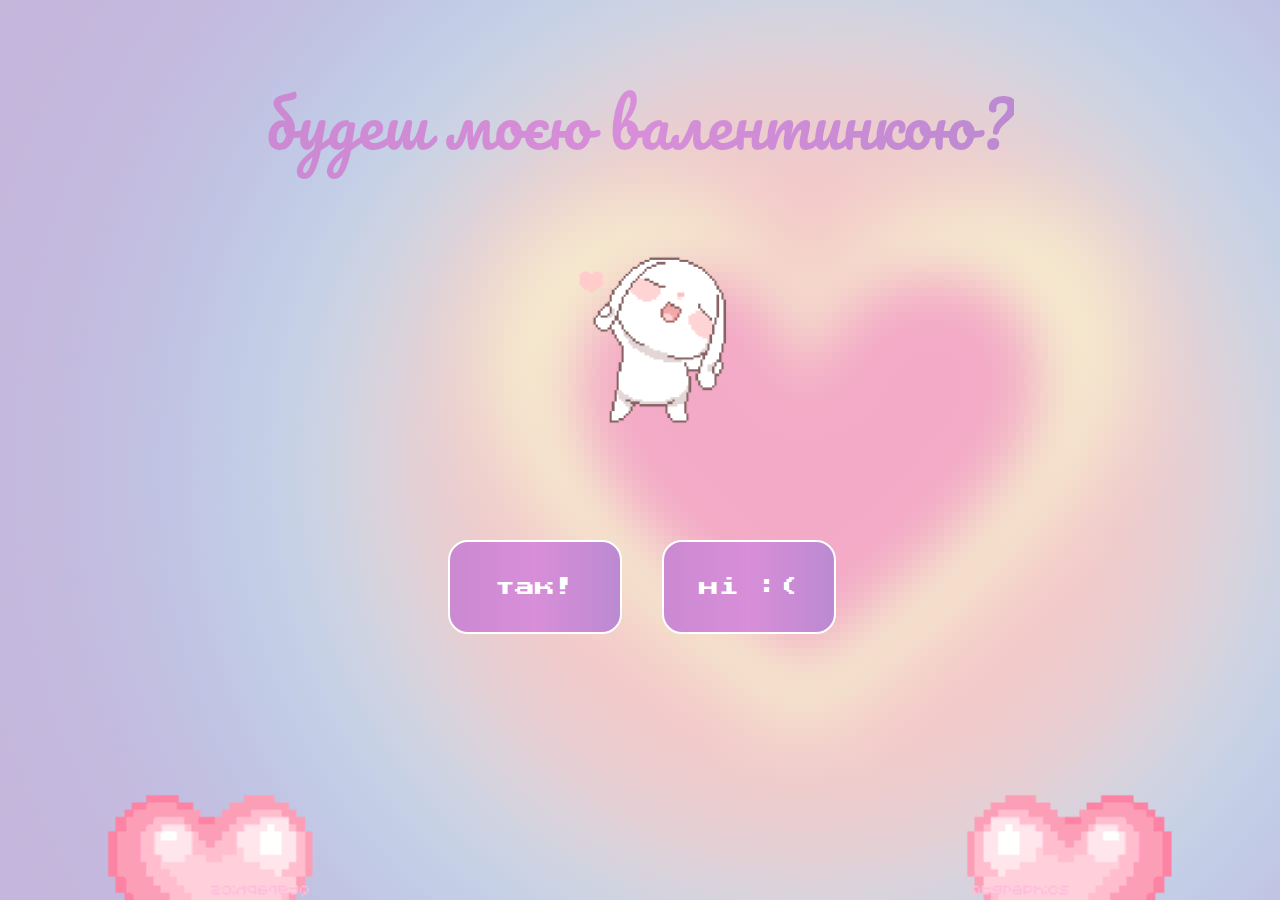
<file: index.html>
<!DOCTYPE html>
<html lang="en">
<head>
    <meta charset="UTF-8">
    <meta name="viewport" content="width=device-width, initial-scale=1.0">
    <title><3</title>
    <link rel="icon" type="image/x-icon" href="./images/hearts.ico" />
    <link rel="stylesheet" href="./style.css" />
    <link rel="preconnect" href="https://fonts.googleapis.com">
    <link rel="preconnect" href="https://fonts.gstatic.com" crossorigin>
    <link href="https://fonts.googleapis.com/css2?family=Caveat&family=Libre+Baskerville&family=Pacifico&family=Quicksand&family=Rubik+Vinyl&display=swap" rel="stylesheet">
    <link rel="preconnect" href="https://fonts.googleapis.com">
    <link rel="preconnect" href="https://fonts.gstatic.com" crossorigin>
    <link href="https://fonts.googleapis.com/css2?family=Caveat&family=Libre+Baskerville&family=Pacifico&family=Press+Start+2P&family=Quicksand&family=Rubik+Spray+Paint&family=Rubik+Vinyl&display=swap" rel="stylesheet">
</head>
<body>
    <div class="container">
        <p>будеш  моєю  валентинкою?</p>
        <img src="./images/hearts.gif" class="hearts1"/>
        <img src="./images/gif1.gif" class="gif" />
        <img src="./images/hearts.gif" class="hearts2"/>
        <a id="yes" href="./letter.html">
            <span>
                так!
            </span>
        </a>
        <a href="#" id="no">
            <span>
                ні :(
            </span>
        </a>
    </div>
    <script src="./script.js"></script>
</body>
</html>
</file>
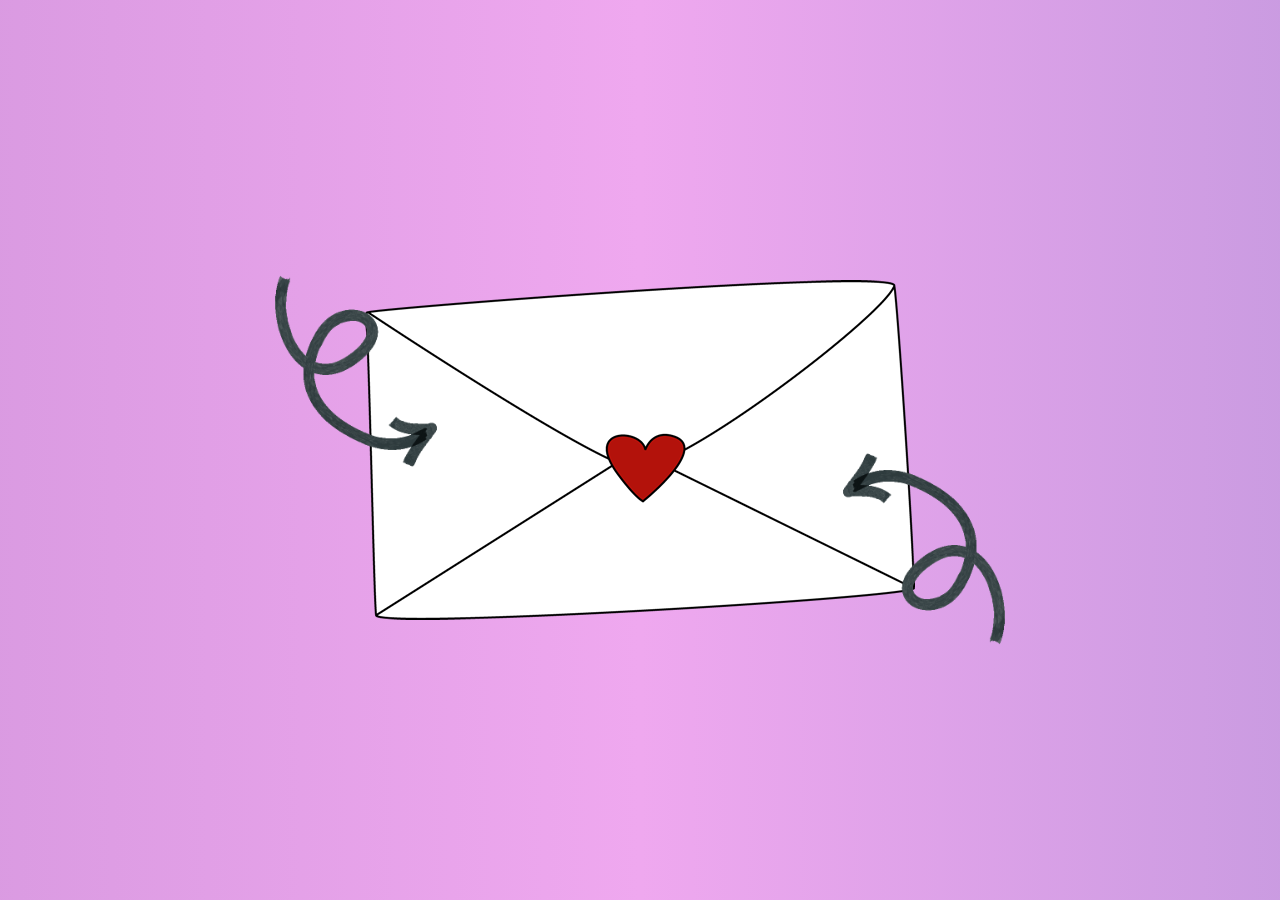
<file: letter.html>
<!DOCTYPE html>
<html lang="en">
<head>
    <meta charset="UTF-8">
    <meta name="viewport" content="width=device-width, initial-scale=1.0">
    <title><3</title>
    <link rel="stylesheet" href="./style.css" />
    <link rel="icon" type="image/x-icon" href="./images/hearts.ico" />
    <link rel="preconnect" href="https://fonts.googleapis.com">
    <link rel="preconnect" href="https://fonts.gstatic.com" crossorigin>
    <link href="https://fonts.googleapis.com/css2?family=Caveat:wght@400..700&display=swap" rel="stylesheet">
</head>
<body>
    <div class="wrapper">
        <img id="arrow1" src="./images/arrow.gif" />
        <img id="arrow2" src="./images/arrow.gif" />
        <img id="letter" src="./images/letter.png" />
        <img id="background1" src="./images/floating-hearts.gif" />
        <img id="background2" src="./images/floating-hearts.gif" />
        <div id="letter-wrapper">
            <img id="letter-place" src="./images/letter-place.png" />
            <p>
                ну що, мій найулюбленіший в світі хлопчик, я вітаю тебе з 
                днем Святого Валентина!! це вперше, коли цей день означає 
                для мене щось більше ніж день народження і це, хоч і нове, 
                але справді прекрасне відчуття!!! я не знаю навіть чому бути 
                вдячною за те, що ти з'явився в моєму житті, можливо це та сама 
                доля, або просто звичайна випадковість, але в будь-якому випадку, 
                я безмежно щаслива, що зустріла тебе, і тепер уже майже пів року 
                ми з тобою є чимось набагато більшим ніж знайомі чи друзі :) ти 
                перша в моєму житті людина, в яку я так сильно закохалась і яка 
                показала мені, як це прекрасно - щиро любити когось і отримувати 
                те саме взамін. я люблю в тобі абсолютно все: починаючи від твоїх 
                нереально гарних очей і закінчуючи твоїм неперевершеним почуттям 
                гумору!!! ти насправді просто чудова і дууже цікава людина з 
                нескінченним списком прекрасних рис, і мені просто не віриться, 
                що саме ТИ мій хлопець ♡ ти кожного дня показуєш мені, що то таке - 
                ті самі здорові стосунки, і я дуже рада, що ми можемо разом 
                самовдосконалюватись і розвиватись, тим самим по-трошечку будуючи 
                наші стосунки і зміцнюючи їх з кожним днем. я готова заприсягтись, 
                що я роблю і буду продовжувати робити все можливе, щоб у нас з тобою 
                все було чудово і зараз, і через рік, і в далекій старості, бо ти та 
                сама людина, з якою я хочу бути раз і назавжди на все життя, і в яку 
                з кожним днем я закохуюсь все сильніше і сильніше!!!
                тому ще раз зі святом тебе!
                я люблю тебе дуже дуже сильно!!!
                і цьом!
            </p>
        </div>
    </div>
    <script src="./letterScript.js"></script>
</body>
</html>
</file>
<file: style.css>
body {
    margin: 0;
    padding: 0;
}

.container {
    display: flex;
    flex-direction: column;
    align-items: center;
    width: 100%;
    height: 100vh;
    background-image: url(./images/background.jpg);
    background-size: cover;
}

.container p {
    font-family: "Pacifico", cursive;
    font-weight: 400;
    font-style: normal;
    font-size: 65px;
    background-image: linear-gradient(to right, rgb(177, 128, 199), rgb(216, 142, 216), rgb(130, 130, 198));
    -webkit-background-clip: text;
    background-clip: text;
    color: transparent;
    background-size: 300%;
    background-position: -100%;
    animation: changingColors 4s infinite alternate-reverse;
}


@keyframes changingColors {
    from {
        background-position: 5%;
    }

    to {
        background-position: 100%;
    }
}

.gif {
    height: 200px;
    position: absolute;
    top: 25%;
}

.hearts1 {
    height: 100vh;
    position: absolute;
    left: 75%;
}

.hearts2 {
    transform: scaleX(-1);
    height: 100vh;
    position: absolute;
    right: 75%;
}

a {
    position: absolute;
    text-decoration: none;
    transition: left 0.5s, top 0.5s;
    width: 170px;
    height: 90px;
}

#yes {
    top: 60%;
    left: 35%;
}

#no {
    top: 60%;
    right: 35%;
}

span {
    width: 100%;
    height: 100%;
    border: 2px solid white;
    background-image: linear-gradient(to right, rgb(177, 128, 199), rgb(216, 142, 216), rgb(130, 130, 198));
    background-size: 300%;
    background-position: -100%;
    animation: changingColors 4s infinite alternate-reverse;
    border-radius: 20px;
    color: white;
    display: flex;
    justify-content: center;
    align-items: center;
    font-family: "Press Start 2P", system-ui;
    font-weight: 400;
    font-style: normal;
    font-size: 20px;
}

span:hover {
    border: 2px solid rgb(177, 128, 199);
    color:rgb(136, 85, 136)
}

.wrapper {
    width: 100%;
    height: 100vh;
    display: flex;
    justify-content: center;
    align-items: center;
    background-image: linear-gradient(to right, rgb(177, 128, 199), rgb(239, 168, 239), rgb(130, 130, 198));
    background-size: 300%;
    background-position: -100%;
    animation: changingColors 4s infinite alternate-reverse;
}


#letter:hover {
    cursor: url('./images/hearts.ico'), pointer;

}

#arrow1, #arrow2 {
    width: 200px;
    position: absolute;
}

#arrow1 {
    top: 30%;
    left: 20%;
}

#arrow2 {
    top: 50%;
    right: 20%;
    transform: rotate(180deg);
}

#letter-place {
    width: 850px;
}

.wrapper p {
    position: absolute;
    top: 8%;
    left: 12%;
    width: 655px;
    height: 661px;
    color: rgb(136, 85, 136);
    font-family: "Caveat", cursive;
    font-optical-sizing: auto;
    font-weight: 400;
    font-style: normal;
    font-size: 25px;
}

#letter-wrapper {
    position: relative;
    display: none;
    z-index: 2;
}

#background1 {
    height: 100%;
    position: absolute;
    display: none;
    left: 0;
}

#background2 {
    height: 100%;
    left: 50%;
    position: absolute;
    display: none;
}
</file>
